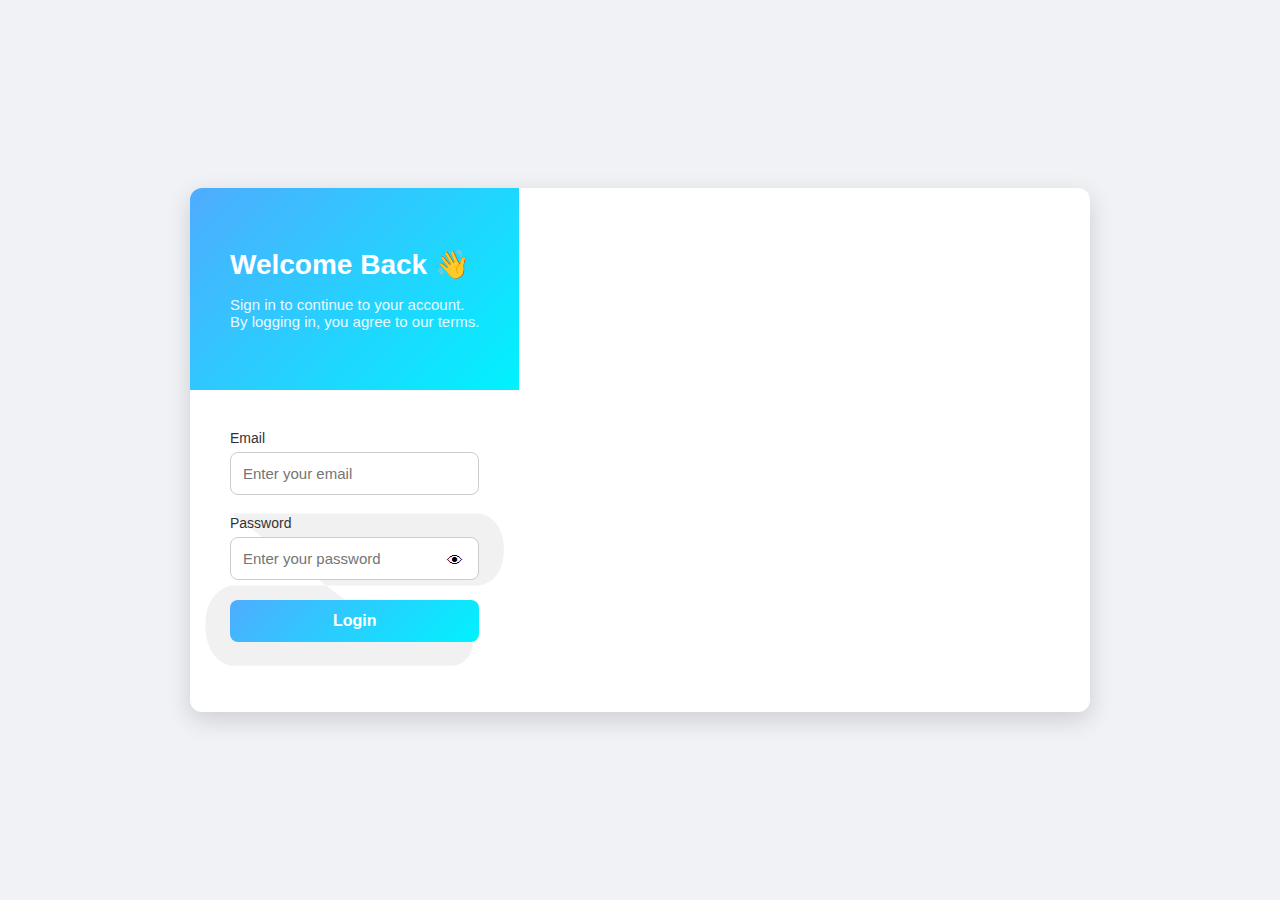
<file: wwwroot/html/index.html>
﻿<!DOCTYPE html>
<html>
<head>
    <meta charset="utf-8">
    <title>Login Page</title>
    <link rel="stylesheet" href="../css/site.css">
</head>
<body>
    <div class="page">
        <div class="container">
            <!-- Left panel -->
            <div class="left">
                <div class="login">Welcome Back 👋</div>
                <div class="eula">
                    Sign in to continue to your account.<br>
                    By logging in, you agree to our terms.
                </div>
            </div>

            <!-- Right panel -->
            <div class="right">
                <svg viewBox="0 0 320 300">
                    <defs>
                        <linearGradient id="linearGradient" x1="13" y1="193.5" x2="307" y2="193.5" gradientUnits="userSpaceOnUse">
                            <stop style="stop-color:#ff00ff;" offset="0" />
                            <stop style="stop-color:#ff0000;" offset="1" />
                        </linearGradient>
                    </defs>
                    <path d="m 40,120 240,0 c 0,0 25,1 25,35 0,34 -25,35 -25,35 h -240 c 0,0 -25,4 -25,39
                             0,35 25,39 25,39 h 215 c 0,0 20,-1 20,-25 0,-24 -20,-25 -20,-25 h -190
                             c 0,0 -20,2 -20,25 0,24 20,25 20,25 h 170" />
                </svg>

                <form id="loginForm" class="form">
                    <div class="input-group">
                        <label for="email">Email</label>
                        <input type="email" id="email" placeholder="Enter your email" required>
                    </div>

                    <div class="input-group password-group">
                        <label for="password">Password</label>
                        <input type="password" id="password" placeholder="Enter your password" required>
                        <button type="button" class="toggle-btn" aria-label="Show password">👁</button>
                    </div>
                    <input type="submit" id="submit" value="Login">
                    <div id="message"></div>
                </form>
            </div>
        </div>
    </div>
    <script src="../js/site.js"></script>
</body>
</html>
</file>
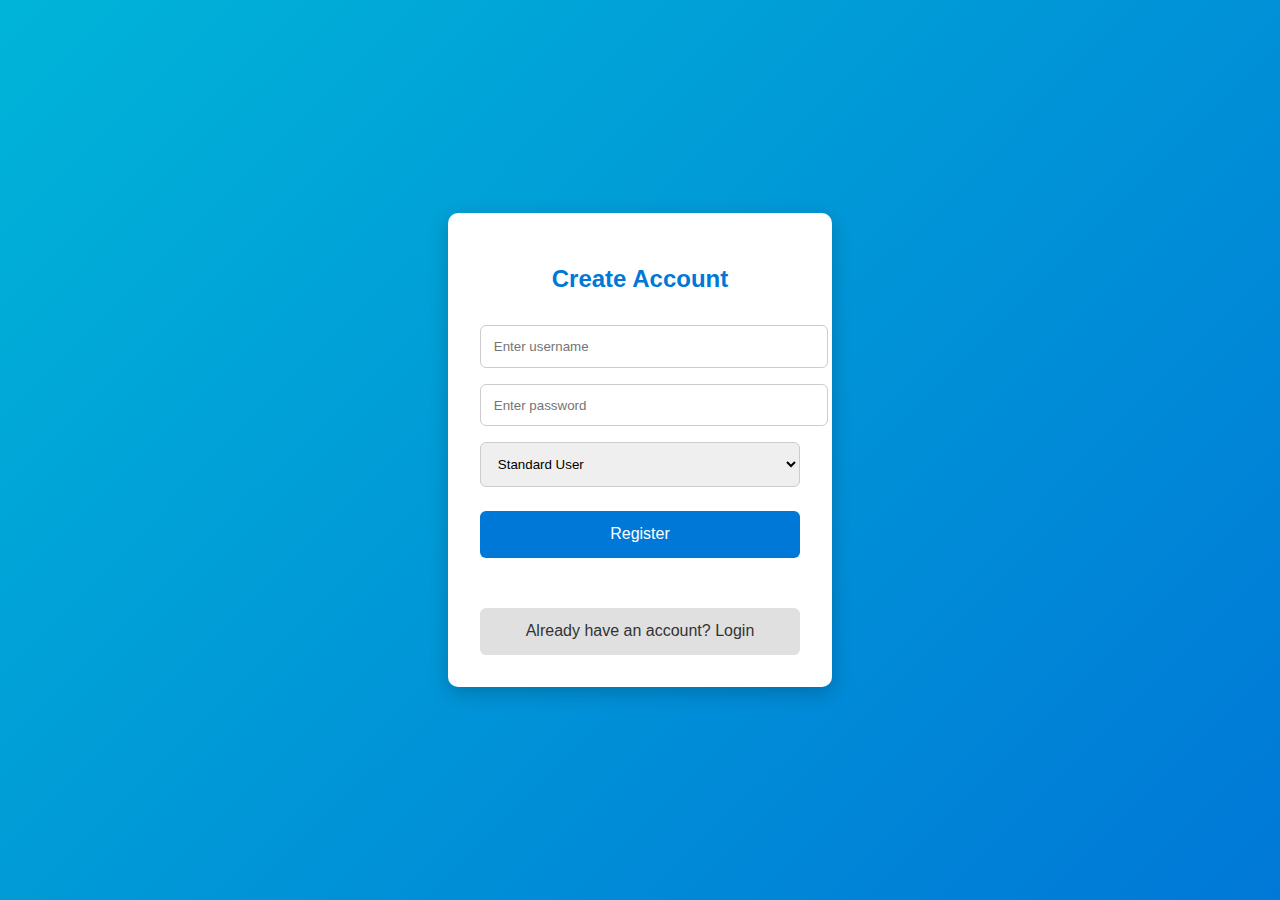
<file: wwwroot/html/register.html>
﻿<!DOCTYPE html>
<html>
<head>
    <meta charset="utf-8">
    <title>Register</title>
    <link rel="stylesheet" href="../css/site.css">
    <style>
        body {
            font-family: 'Segoe UI', sans-serif;
            background: linear-gradient(135deg, #00b4d8, #0078d7);
            height: 100vh;
            display: flex;
            justify-content: center;
            align-items: center;
        }

        .register-container {
            background: #fff;
            padding: 2rem;
            border-radius: 10px;
            box-shadow: 0 6px 20px rgba(0,0,0,0.2);
            width: 320px;
            text-align: center;
        }

            .register-container h2 {
                margin-bottom: 1.5rem;
                color: #0078d7;
            }

            .register-container input,
            .register-container select {
                width: 100%;
                padding: 0.8rem;
                margin: 0.5rem 0;
                border: 1px solid #ccc;
                border-radius: 6px;
            }

            .register-container button {
                width: 100%;
                padding: 0.9rem;
                margin-top: 1rem;
                border: none;
                border-radius: 6px;
                cursor: pointer;
                font-size: 1rem;
            }

        .primary-btn {
            background: #0078d7;
            color: white;
        }

            .primary-btn:hover {
                background: #005a9e;
            }

        .secondary-btn {
            background: #e0e0e0;
            color: #333;
            margin-top: 0.8rem;
        }

            .secondary-btn:hover {
                background: #c7c7c7;
            }

        #message {
            margin-top: 1rem;
            font-weight: bold;
        }
    </style>
</head>
<body>
    <div class="register-container">
        <h2>Create Account</h2>
        <form id="register-form" onsubmit="registerUser(event)">
            <input type="text" id="username" placeholder="Enter username" required>
            <input type="password" id="password" placeholder="Enter password" required>
            <select id="role">
                <option value="Standard User">Standard User</option>
                <option value="Administrator">Administrator</option>
            </select>
            <button type="submit" class="primary-btn">Register</button>
        </form>
        <div id="message"></div>

        <!-- 👇 Back to Login Button -->
        <button class="secondary-btn" onclick="window.location.href='index.html'">
            Already have an account? Login
        </button>
    </div>

    <!-- ✅ Load your own JS -->
    <script src="../js/register.js"></script>
</body>
</html>
</file>
<file: wwwroot/css/site.css>
﻿/* General Page Styling */
body {
    margin: 0;
    padding: 0;
    font-family: "Segoe UI", Tahoma, Geneva, Verdana, sans-serif;
    background: #f0f2f5;
    display: flex;
    align-items: center;
    justify-content: center;
    height: 100vh;
}

/* Container */
.page {
    width: 100%;
    max-width: 900px;
    background: #fff;
    box-shadow: 0 8px 25px rgba(0, 0, 0, 0.15);
    border-radius: 12px;
    overflow: hidden;
    display: flex;
}

/* Left Panel */
.left {
    background: linear-gradient(135deg, #4facfe, #00f2fe);
    color: #fff;
    padding: 60px 40px;
    flex: 1;
    display: flex;
    flex-direction: column;
    justify-content: center;
}

    .left .login {
        font-size: 28px;
        font-weight: bold;
        margin-bottom: 15px;
    }

    .left .eula {
        font-size: 15px;
        opacity: 0.9;
    }

/* Right Panel */
.right {
    flex: 1;
    padding: 40px;
    display: flex;
    flex-direction: column;
    justify-content: center;
    position: relative;
}

    .right svg {
        position: absolute;
        top: 0;
        right: 0;
        width: 100%;
        height: auto;
        opacity: 0.05;
    }

/* Form */
.form {
    position: relative;
    z-index: 2;
}

.input-group {
    margin-bottom: 20px;
    display: flex;
    flex-direction: column;
}

    .input-group label {
        font-size: 14px;
        margin-bottom: 6px;
        color: #333;
    }

    .input-group input {
        padding: 12px;
        font-size: 15px;
        border: 1px solid #ccc;
        border-radius: 8px;
        outline: none;
        transition: border 0.3s ease;
    }

        .input-group input:focus {
            border-color: #4facfe;
        }

/* Password field with toggle */
.password-group {
    position: relative;
}

.toggle-btn {
    position: absolute;
    right: 10px;
    top: 36px;
    background: none;
    border: none;
    font-size: 16px;
    cursor: pointer;
}

/* Submit Button */
#submit {
    width: 100%;
    padding: 12px;
    font-size: 16px;
    font-weight: bold;
    background: linear-gradient(135deg, #4facfe, #00f2fe);
    border: none;
    color: #fff;
    border-radius: 8px;
    cursor: pointer;
    transition: 0.3s;
}

    #submit:hover {
        opacity: 0.9;
    }

/* Message */
#message {
    margin-top: 12px;
    font-size: 14px;
    color: red;
    min-height: 18px;
    text-align: center;
}

/* Responsive */
@media (max-width: 768px) {
    .page {
        flex-direction: column;
    }

    .left, .right {
        flex: none;
        width: 100%;
    }

    .left {
        text-align: center;
    }
}
</file>
